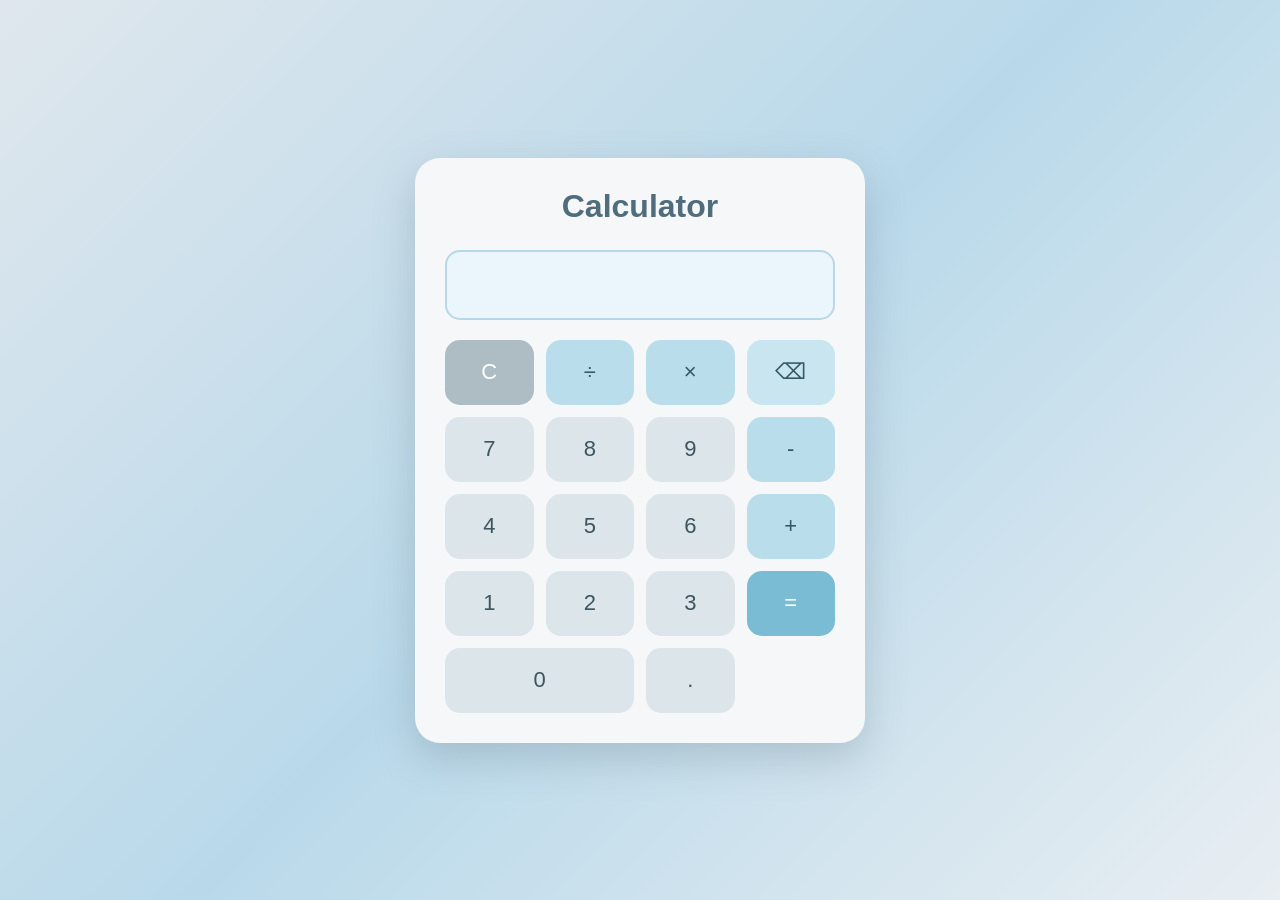
<file: calculator/index.html>
<!DOCTYPE html>
<html lang="en">

<head>
    <meta charset="UTF-8">
    <meta name="viewport" content="width=device-width, initial-scale=1.0">

    <title>Calculator</title>

    <link rel="stylesheet" href="style.css">
</head>

<body>

    <div class="calculator">

        <h1>Calculator</h1>

        <!-- Display -->
        <input type="text" id="display" readonly>


        <!-- Buttons -->
        <div class="buttons">

            <button class="clear">C</button>
            <button class="operator">÷</button>
            <button class="operator">×</button>
            <button class="delete">⌫</button>

            <button>7</button>
            <button>8</button>
            <button>9</button>
            <button class="operator">-</button>

            <button>4</button>
            <button>5</button>
            <button>6</button>
            <button class="operator">+</button>

            <button>1</button>
            <button>2</button>
            <button>3</button>
            <button class="equal">=</button>

            <button class="zero">0</button>
            <button>.</button>

        </div>

    </div>

    <script src="script.js"></script>

</body>

</html>
</file>
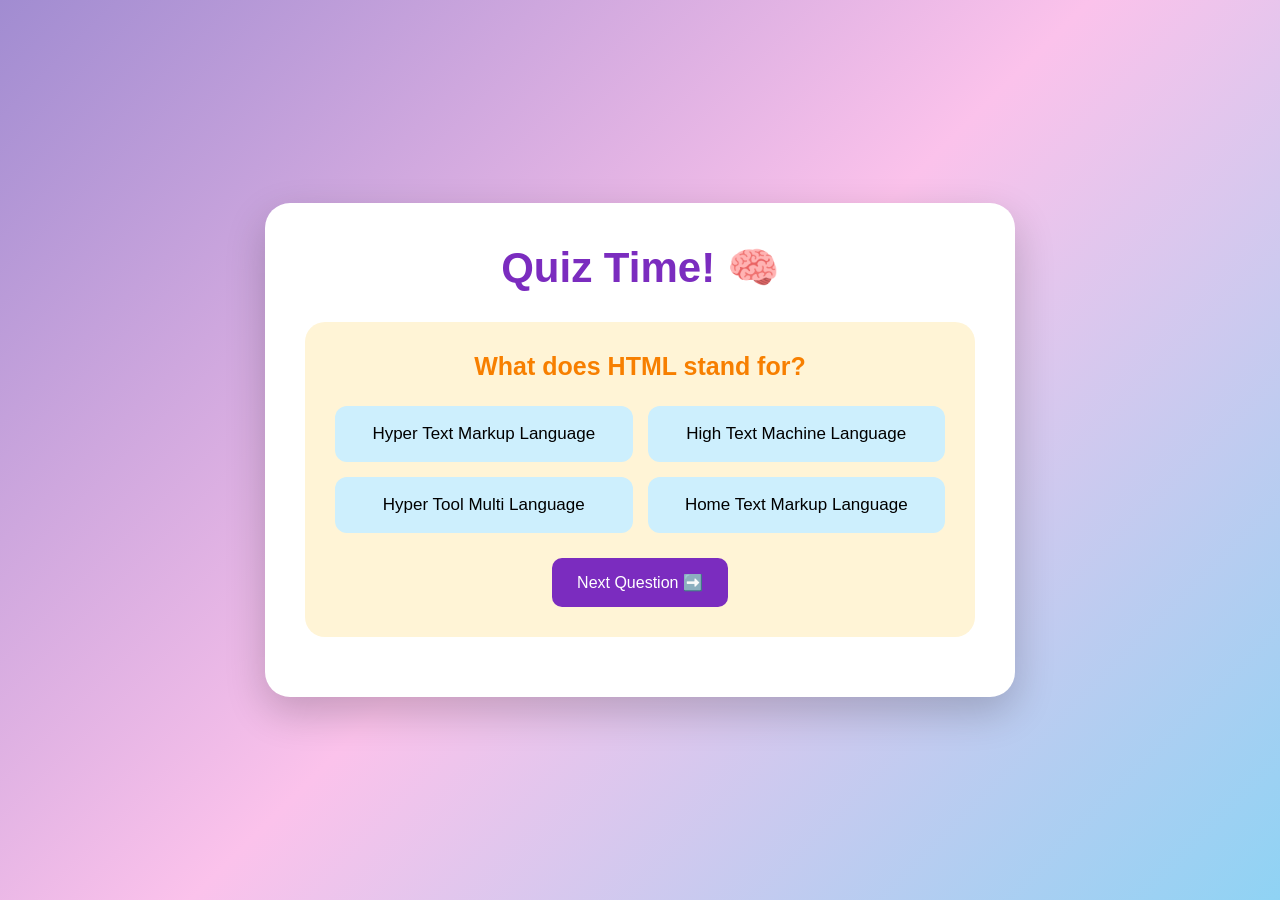
<file: quiz/index.html>
<!DOCTYPE html>
<html lang="en">

<head>
    <meta charset="UTF-8">
    <title>Quiz App</title>

    <link rel="stylesheet" href="style.css">
</head>

<body>

    <div class="container">

        <h1>Quiz Time! 🧠</h1>

        <div class="quiz-box">

            <h2 id="question">
                Question will appear here
            </h2>

            <div class="options">

                <button class="option">Option 1</button>
                <button class="option">Option 2</button>
                <button class="option">Option 3</button>
                <button class="option">Option 4</button>

            </div>

            <button id="nextBtn">
                Next Question ➡️
            </button>

        </div>

        <p id="score"></p>

    </div>

    <script src="script.js"></script>

</body>

</html>
</file>
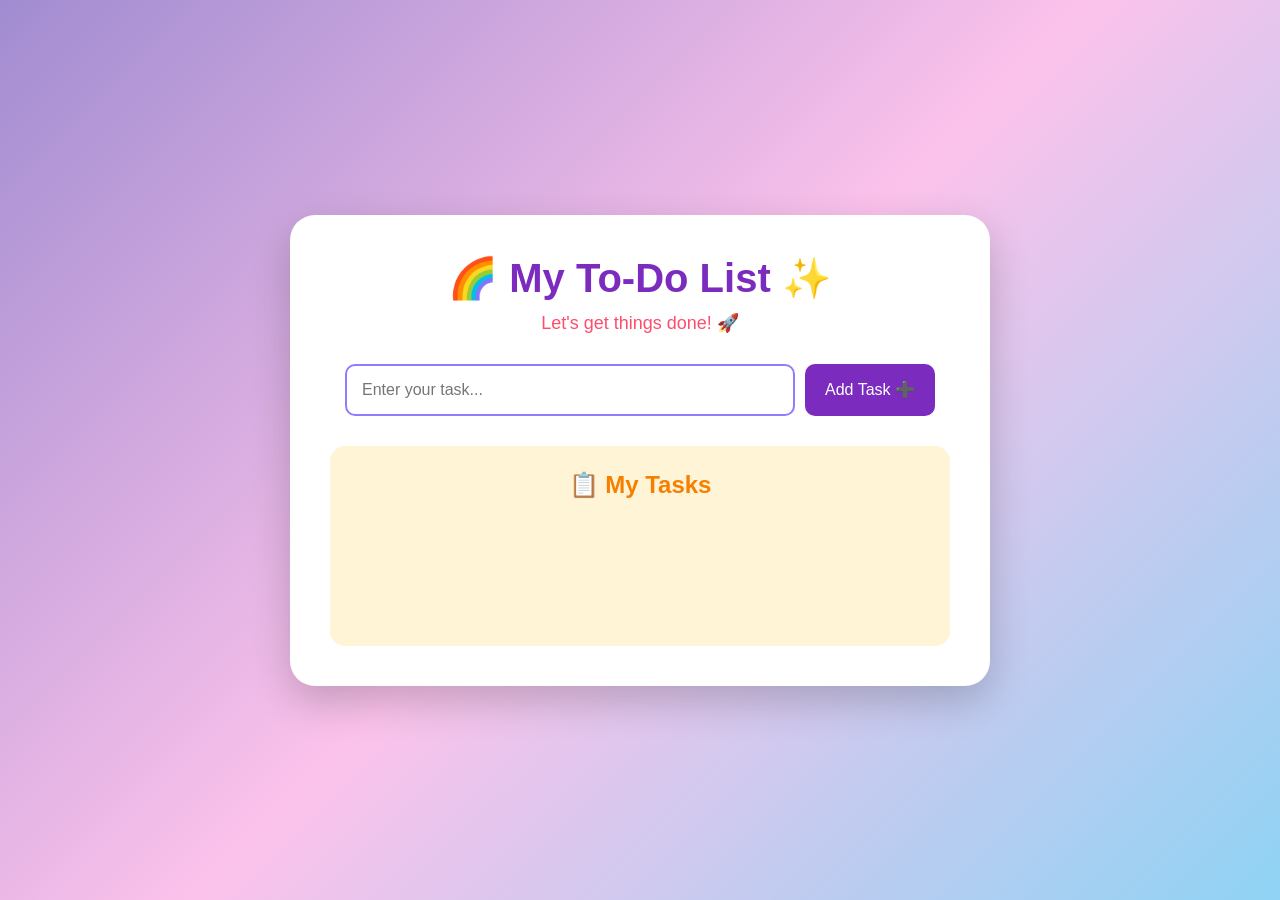
<file: to-do-list/index.html>
<!DOCTYPE html>
<html lang="en">

<head>
    <meta charset="UTF-8">
    <title>To-Do List</title>

    <link rel="stylesheet" href="style.css">
</head>

<body>

    <div class="container">

        <h1>🌈 My To-Do List ✨</h1>

        <p class="subtitle">
            Let's get things done! 🚀
        </p>

        <div class="input-section">

            <input
                type="text"
                id="taskInput"
                placeholder="Enter your task..."
            >

            <button onclick="addTask()">
                Add Task ➕
            </button>

        </div>


        <div class="task-box">

            <h2>📋 My Tasks</h2>

            <ul id="taskList"></ul>

        </div>

    </div>

    <script src="script.js"></script>

</body>

</html>
</file>
<file: calculator/style.css>
* {
    margin: 0;
    padding: 0;
    box-sizing: border-box;
}

body {
    font-family: Arial, sans-serif;
    height: 100vh;

    display: flex;
    justify-content: center;
    align-items: center;

    background: linear-gradient(135deg, #dfe7ed, #b9d9ea, #e8eef2);
}


/* Calculator */

.calculator {
    width: 450px;
    padding: 30px;

    background-color: #f5f7f8;

    border-radius: 25px;

    box-shadow: 0 15px 40px rgba(80, 100, 110, 0.25);

    text-align: center;
}


/* Heading */

h1 {
    color: #4f6d7a;
    margin-bottom: 25px;
}


/* Display */

#display {
    width: 100%;
    height: 70px;

    border: 2px solid #b8d8e8;
    border-radius: 15px;

    background-color: #eaf6fc;

    margin-bottom: 20px;
    padding: 15px;

    font-size: 28px;
    text-align: right;

    color: #3d5661;
}


/* Button Layout */

.buttons {
    display: grid;

    grid-template-columns: repeat(4, 1fr);

    gap: 12px;
}


/* Number Buttons */

button {
    height: 65px;

    border: none;
    border-radius: 15px;

    font-size: 22px;

    cursor: pointer;

    background-color: #dce5ea;

    color: #3f555f;

    transition: 0.3s;
}


button:hover {
    transform: scale(1.05);

    background-color: #c5e3f1;
}


/* Operators */

.operator {
    background-color: #b9ddea;

    color: #355866;
}


/* Clear Button */

.clear {
    background-color: #aebcc4;

    color: white;
}


/* Delete Button */

.delete {
    background-color: #c8e5f0;

    color: #355866;
}


/* Equal Button */

.equal {
    background-color: #79bcd4;

    color: white;
}


/* Zero Button */

.zero {
    grid-column: span 2;
}
</file>
<file: quiz/style.css>
* {
    margin: 0;
    padding: 0;
    box-sizing: border-box;
}

body {
    font-family: Arial, sans-serif;

    background: linear-gradient(135deg, #a18cd1, #fbc2eb, #8fd3f4);

    height: 100vh;

    display: flex;
    justify-content: center;
    align-items: center;
}


/* Main Container */

.container {
    width: 750px;

    background-color: white;

    padding: 40px;

    border-radius: 25px;

    text-align: center;

    box-shadow: 0px 15px 40px rgba(0, 0, 0, 0.2);
}


/* Heading */

h1 {
    font-size: 42px;

    color: #7b2cbf;

    margin-bottom: 30px;
}


/* Quiz Box */

.quiz-box {
    background-color: #fff4d6;

    padding: 30px;

    border-radius: 20px;
}


/* Question */

#question {
    color: #f77f00;

    font-size: 25px;

    margin-bottom: 25px;
}


/* Options */

.options {
    display: grid;

    grid-template-columns: 1fr 1fr;

    gap: 15px;

    margin-bottom: 25px;
}


.option {
    padding: 18px;

    border: none;

    border-radius: 12px;

    background-color: #cdeffd;

    font-size: 17px;

    cursor: pointer;

    transition: 0.3s;
}


.option:hover {
    background-color: #b8e0d2;

    transform: scale(1.03);
}


/* Next Button */

#nextBtn {
    background-color: #7b2cbf;

    color: white;

    border: none;

    padding: 15px 25px;

    border-radius: 10px;

    font-size: 16px;

    cursor: pointer;

    transition: 0.3s;
}


#nextBtn:hover {
    background-color: #ff4d9d;

    transform: scale(1.05);
}


/* Score */

#score {
    margin-top: 20px;

    font-size: 20px;

    font-weight: bold;

    color: #ff4d6d;
}
</file>
<file: to-do-list/style.css>
* {
    margin: 0;
    padding: 0;
    box-sizing: border-box;
}

body {
    font-family: Arial, sans-serif;

    background: linear-gradient(
        135deg,
        #a18cd1,
        #fbc2eb,
        #8fd3f4
    );

    height: 100vh;

    display: flex;
    justify-content: center;
    align-items: center;
}


/* Main Box */

.container {
    width: 700px;

    background-color: white;

    padding: 40px;

    border-radius: 25px;

    text-align: center;

    box-shadow: 0px 15px 40px rgba(0, 0, 0, 0.2);
}


/* Heading */

h1 {
    color: #7b2cbf;

    font-size: 40px;

    margin-bottom: 10px;
}


.subtitle {
    color: #ff4d6d;

    font-size: 18px;

    margin-bottom: 30px;
}


/* Input Section */

.input-section {
    display: flex;

    justify-content: center;

    gap: 10px;

    margin-bottom: 30px;
}


input {
    width: 450px;

    padding: 15px;

    border: 2px solid #8e7dff;

    border-radius: 10px;

    font-size: 16px;

    outline: none;
}


input:focus {
    border-color: #ff4d9d;

    box-shadow: 0px 0px 10px #fbc2eb;
}


/* Add Button */

.input-section button {
    background-color: #7b2cbf;

    color: white;

    border: none;

    padding: 15px 20px;

    border-radius: 10px;

    font-size: 16px;

    cursor: pointer;

    transition: 0.3s;
}


.input-section button:hover {
    background-color: #ff4d9d;

    transform: scale(1.05);
}


/* Task Box */

.task-box {
    background-color: #fff4d6;

    padding: 25px;

    border-radius: 15px;

    min-height: 200px;

}


h2 {
    color: #f77f00;

    margin-bottom: 20px;
}


/* Remove bullet points */

ul {
    list-style: none;
}


/* Each Task */

li {
    background-color: #cdeffd;

    color: #333;

    padding: 15px;

    margin-bottom: 12px;

    border-radius: 10px;

    display: flex;

    justify-content: space-between;

    align-items: center;

    font-size: 17px;

    transition: 0.3s;
}


li:hover {
    background-color: #b8e0d2;

    transform: translateX(5px);
}


/* Delete Button */

.delete-btn {
    background-color: #ff595e;

    color: white;

    border: none;

    padding: 8px 12px;

    border-radius: 8px;

    cursor: pointer;

    font-size: 14px;
}


.delete-btn:hover {
    background-color: #d90429;
}


/* Completed Task */

.completed {
    text-decoration: line-through;

    background-color: #d8f3dc;

    color: #777;
}
</file>
